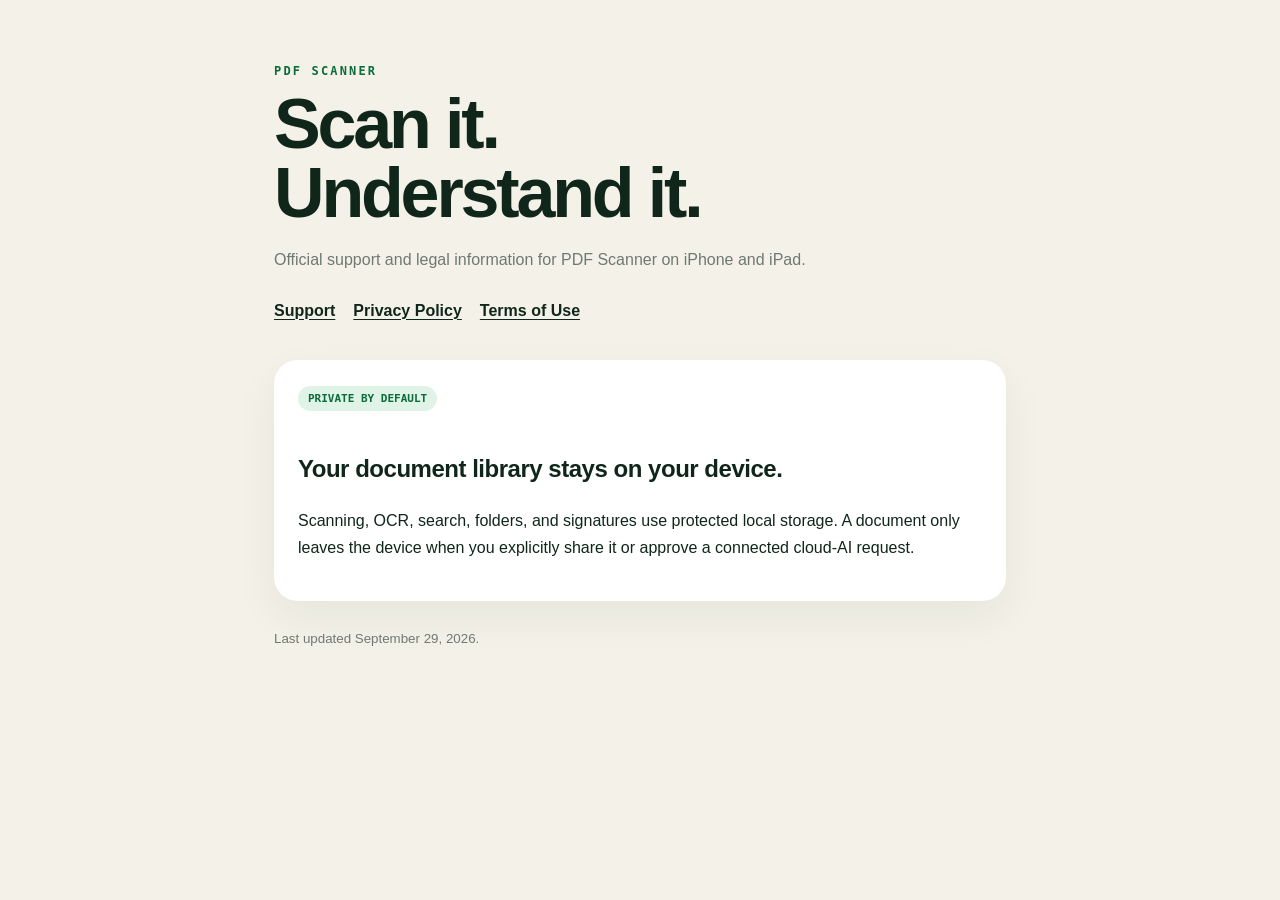
<file: index.html>
<!doctype html>
<html lang="en">
<head><meta charset="utf-8"><meta name="viewport" content="width=device-width,initial-scale=1"><title>PDF Scanner — Support</title><link rel="stylesheet" href="styles.css"></head>
<body><main>
  <div class="eyebrow">PDF SCANNER</div>
  <h1>Scan it.<br>Understand it.</h1>
  <p class="muted">Official support and legal information for PDF Scanner on iPhone and iPad.</p>
  <nav><a href="support.html">Support</a><a href="privacy.html">Privacy Policy</a><a href="https://www.apple.com/legal/internet-services/itunes/dev/stdeula/">Terms of Use</a></nav>
  <div class="card">
    <span class="badge">PRIVATE BY DEFAULT</span>
    <h2>Your document library stays on your device.</h2>
    <p>Scanning, OCR, search, folders, and signatures use protected local storage. A document only leaves the device when you explicitly share it or approve a connected cloud-AI request.</p>
  </div>
  <p><small>Last updated September 29, 2026.</small></p>
</main></body></html>
</file>
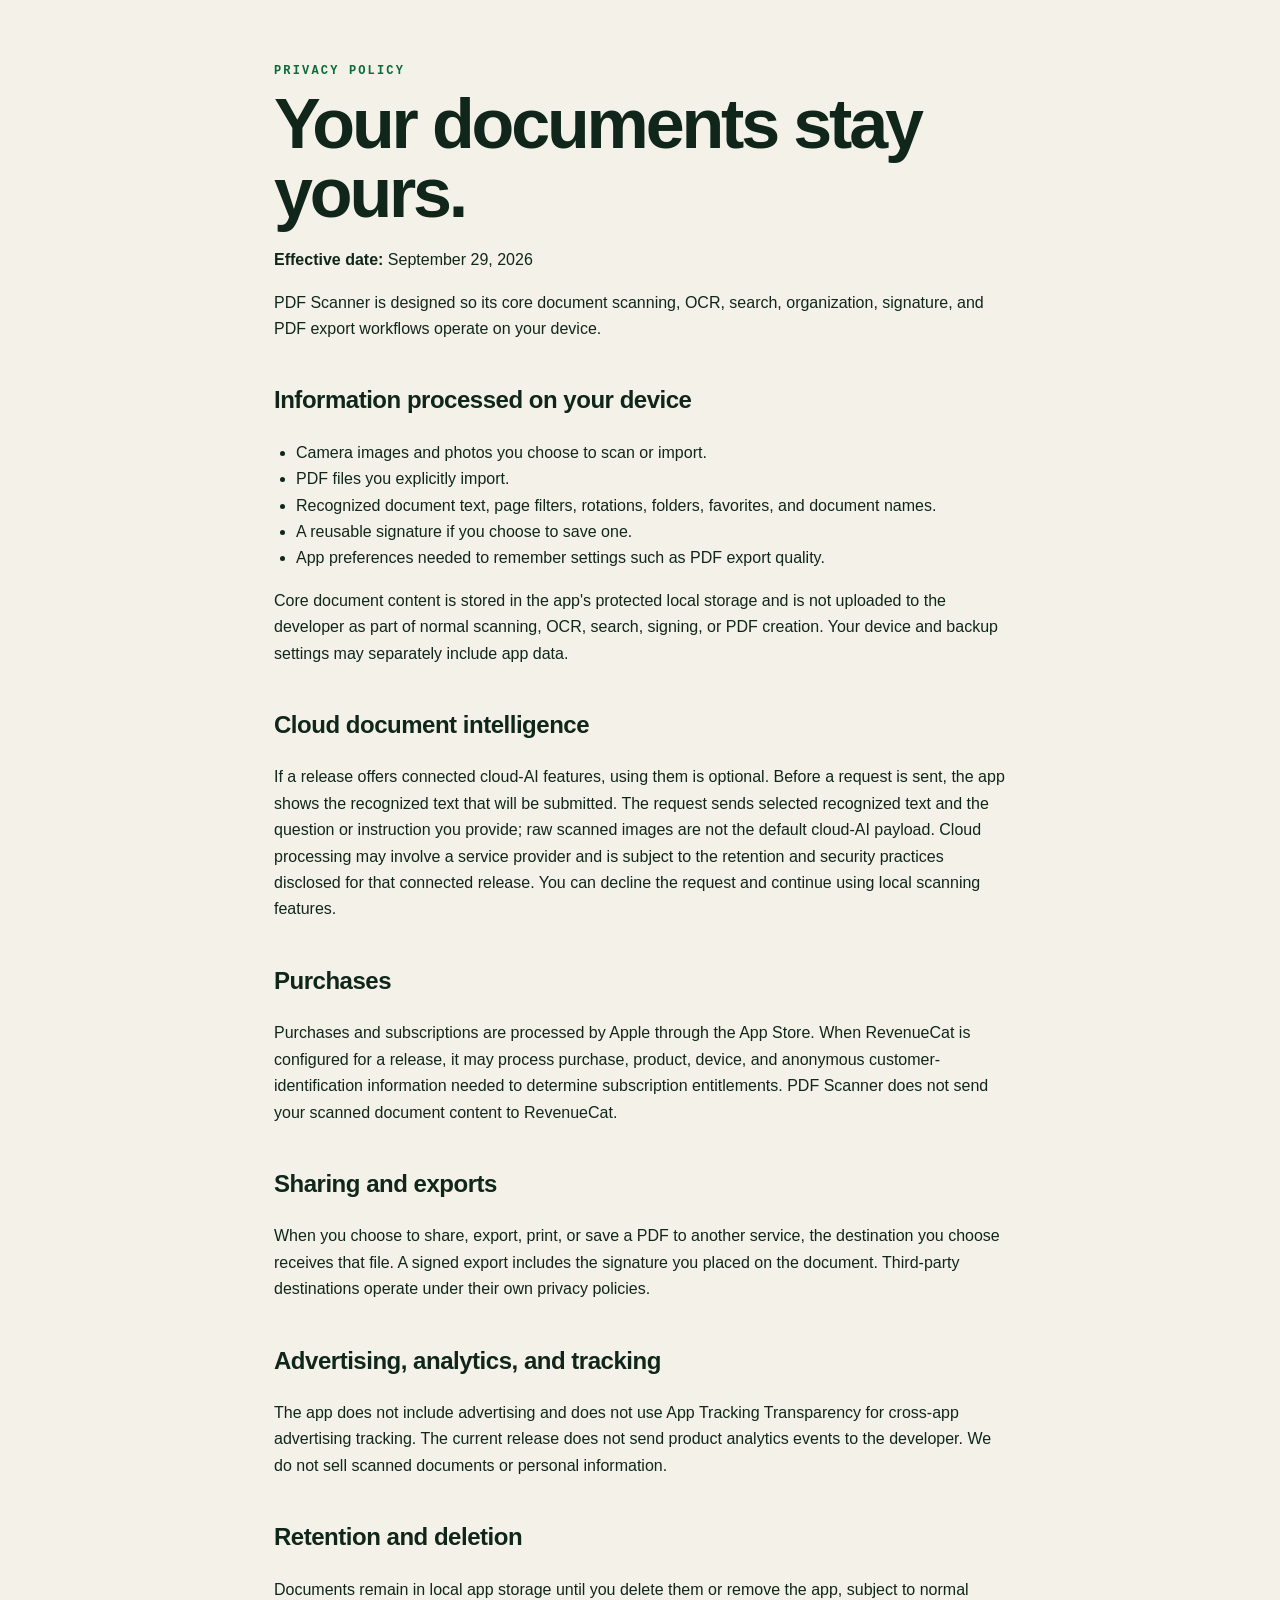
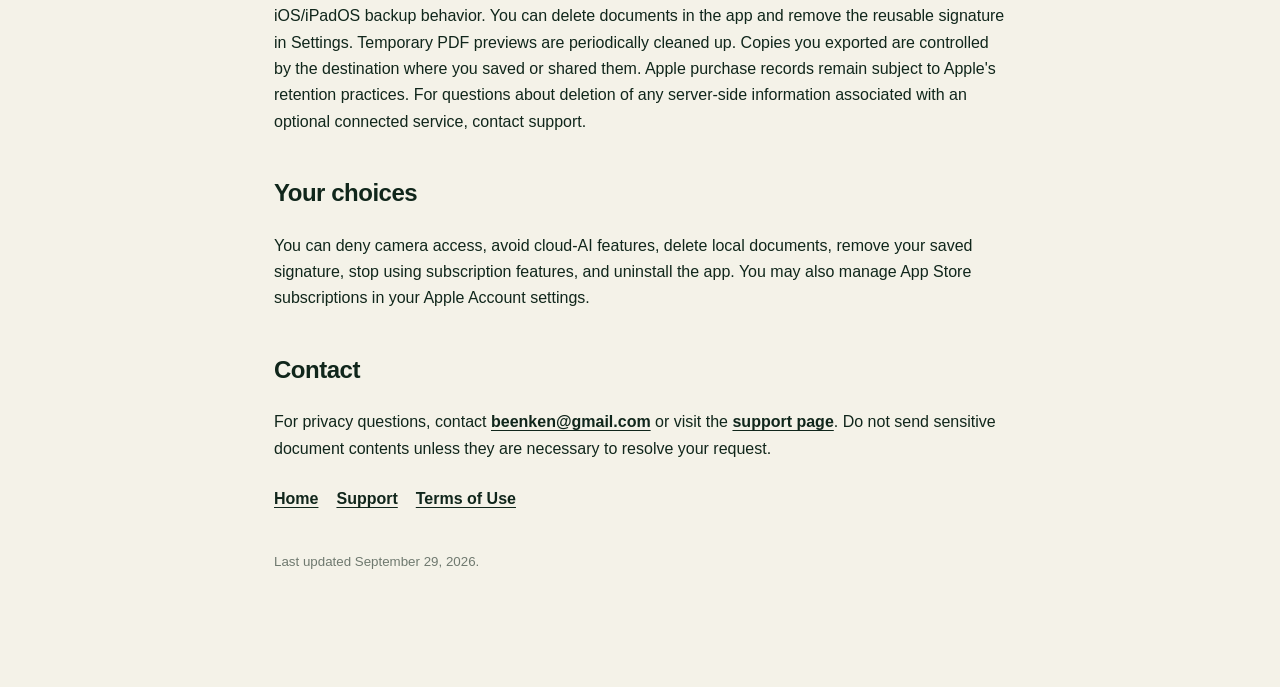
<file: privacy.html>
<!doctype html>
<html lang="en">
<head><meta charset="utf-8"><meta name="viewport" content="width=device-width,initial-scale=1"><title>Privacy Policy — PDF Scanner</title><link rel="stylesheet" href="styles.css"></head>
<body><main>
  <div class="eyebrow">PRIVACY POLICY</div>
  <h1>Your documents stay yours.</h1>
  <p><strong>Effective date:</strong> September 29, 2026</p>
  <p>PDF Scanner is designed so its core document scanning, OCR, search, organization, signature, and PDF export workflows operate on your device.</p>

  <h2>Information processed on your device</h2>
  <ul>
    <li>Camera images and photos you choose to scan or import.</li>
    <li>PDF files you explicitly import.</li>
    <li>Recognized document text, page filters, rotations, folders, favorites, and document names.</li>
    <li>A reusable signature if you choose to save one.</li>
    <li>App preferences needed to remember settings such as PDF export quality.</li>
  </ul>
  <p>Core document content is stored in the app's protected local storage and is not uploaded to the developer as part of normal scanning, OCR, search, signing, or PDF creation. Your device and backup settings may separately include app data.</p>

  <h2>Cloud document intelligence</h2>
  <p>If a release offers connected cloud-AI features, using them is optional. Before a request is sent, the app shows the recognized text that will be submitted. The request sends selected recognized text and the question or instruction you provide; raw scanned images are not the default cloud-AI payload. Cloud processing may involve a service provider and is subject to the retention and security practices disclosed for that connected release. You can decline the request and continue using local scanning features.</p>

  <h2>Purchases</h2>
  <p>Purchases and subscriptions are processed by Apple through the App Store. When RevenueCat is configured for a release, it may process purchase, product, device, and anonymous customer-identification information needed to determine subscription entitlements. PDF Scanner does not send your scanned document content to RevenueCat.</p>

  <h2>Sharing and exports</h2>
  <p>When you choose to share, export, print, or save a PDF to another service, the destination you choose receives that file. A signed export includes the signature you placed on the document. Third-party destinations operate under their own privacy policies.</p>

  <h2>Advertising, analytics, and tracking</h2>
  <p>The app does not include advertising and does not use App Tracking Transparency for cross-app advertising tracking. The current release does not send product analytics events to the developer. We do not sell scanned documents or personal information.</p>

  <h2>Retention and deletion</h2>
  <p>Documents remain in local app storage until you delete them or remove the app, subject to normal iOS/iPadOS backup behavior. You can delete documents in the app and remove the reusable signature in Settings. Temporary PDF previews are periodically cleaned up. Copies you exported are controlled by the destination where you saved or shared them. Apple purchase records remain subject to Apple's retention practices. For questions about deletion of any server-side information associated with an optional connected service, contact support.</p>

  <h2>Your choices</h2>
  <p>You can deny camera access, avoid cloud-AI features, delete local documents, remove your saved signature, stop using subscription features, and uninstall the app. You may also manage App Store subscriptions in your Apple Account settings.</p>

  <h2>Contact</h2>
  <p>For privacy questions, contact <a href="mailto:beenken@gmail.com">beenken@gmail.com</a> or visit the <a href="support.html">support page</a>. Do not send sensitive document contents unless they are necessary to resolve your request.</p>

  <nav><a href="index.html">Home</a><a href="support.html">Support</a><a href="https://www.apple.com/legal/internet-services/itunes/dev/stdeula/">Terms of Use</a></nav>
  <p><small>Last updated September 29, 2026.</small></p>
</main></body></html>
</file>
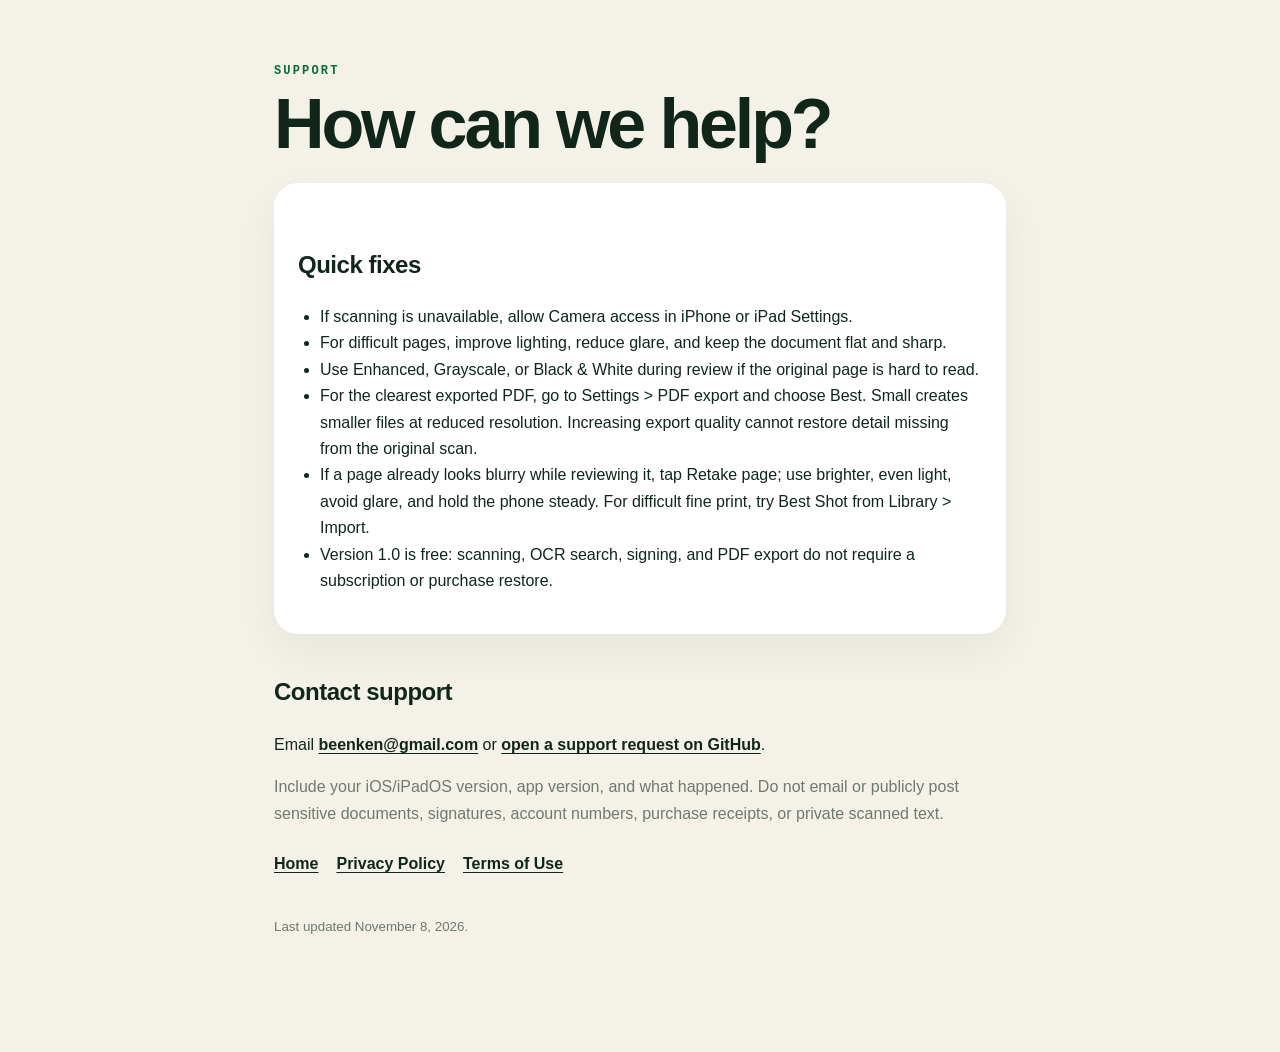
<file: support.html>
<!doctype html>
<html lang="en">
<head><meta charset="utf-8"><meta name="viewport" content="width=device-width,initial-scale=1"><title>Support — PDF Scanner</title><link rel="stylesheet" href="styles.css"></head>
<body><main>
  <div class="eyebrow">SUPPORT</div>
  <h1>How can we help?</h1>
  <div class="card">
    <h2>Quick fixes</h2>
    <ul>
      <li>If scanning is unavailable, allow Camera access in iPhone or iPad Settings.</li>
      <li>For difficult pages, improve lighting, reduce glare, and keep the document flat and sharp.</li>
      <li>Use Enhanced, Grayscale, or Black &amp; White during review if the original page is hard to read.</li>
      <li>For the clearest exported PDF, go to Settings &gt; PDF export and choose Best. Small creates smaller files at reduced resolution. Increasing export quality cannot restore detail missing from the original scan.</li>
      <li>If a page already looks blurry while reviewing it, tap Retake page; use brighter, even light, avoid glare, and hold the phone steady. For difficult fine print, try Best Shot from Library &gt; Import.</li>
      <li>Version 1.0 is free: scanning, OCR search, signing, and PDF export do not require a subscription or purchase restore.</li>
    </ul>
  </div>
  <h2>Contact support</h2>
  <p>Email <a href="mailto:beenken@gmail.com">beenken@gmail.com</a> or <a href="https://github.com/L1gh7C0d35/pdf-scanner-support/issues/new">open a support request on GitHub</a>.</p>
  <p class="muted">Include your iOS/iPadOS version, app version, and what happened. Do not email or publicly post sensitive documents, signatures, account numbers, purchase receipts, or private scanned text.</p>
  <nav><a href="index.html">Home</a><a href="privacy.html">Privacy Policy</a><a href="https://www.apple.com/legal/internet-services/itunes/dev/stdeula/">Terms of Use</a></nav>
  <p><small>Last updated November 8, 2026.</small></p>
</main></body></html>
</file>
<file: styles.css>
:root{color-scheme:light;--paper:#f4f2e8;--ink:#10261b;--muted:#6f796f;--accent:#0b6b3a;--accent-soft:#dff3e7;--card:#fff}
*{box-sizing:border-box}body{margin:0;font-family:-apple-system,BlinkMacSystemFont,"Segoe UI",sans-serif;background:var(--paper);color:var(--ink);line-height:1.65}
main{max-width:780px;margin:0 auto;padding:64px 24px 96px}.eyebrow{font:700 12px ui-monospace,monospace;letter-spacing:.18em;color:var(--accent)}
h1{font-size:clamp(42px,8vw,70px);line-height:.98;letter-spacing:-.045em;margin:12px 0 20px}h2{margin-top:38px;font-size:24px;letter-spacing:-.02em}
.card{background:var(--card);border-radius:24px;padding:24px;margin:24px 0;box-shadow:0 16px 44px rgba(16,38,27,.06)}
a{color:var(--ink);font-weight:650;text-decoration-thickness:1px;text-underline-offset:3px}nav{display:flex;gap:18px;flex-wrap:wrap;margin:24px 0 36px}
.badge{display:inline-block;background:var(--accent-soft);color:var(--accent);border-radius:999px;padding:6px 10px;font:700 11px ui-monospace,monospace}
small,.muted{color:var(--muted)}ul{padding-left:22px}
</file>
